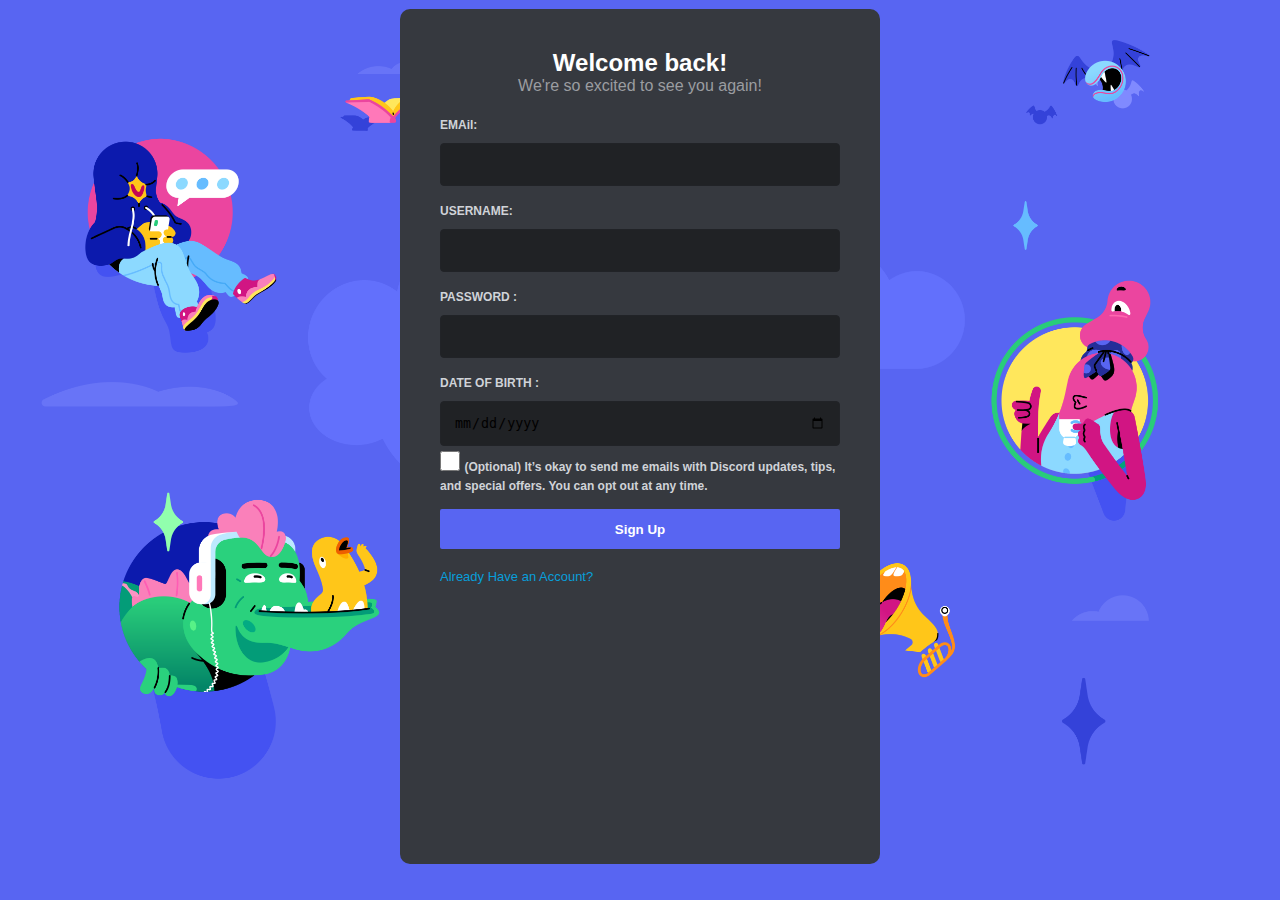
<file: signup.html>
<!DOCTYPE html>
<html lang="en">
<head>
    <meta charset="UTF-8">
    <meta http-equiv="X-UA-Compatible" content="IE=edge">
    <meta name="viewport" content="width=device-width, initial-scale=1.0">
    <title>Discord</title>
    <link rel="shortcut icon" href="Img/discord-logo-1-1.png" type="image/x-icon">
    <link rel="stylesheet" href="CSS/login.css">
    <link rel="stylesheet" href="CSS/signup.css">
</head>
<body>
    <div class="sq">
        <div class="containt">
            <div class="gr">
        <div class="head">
            <h2>Welcome back! </h2>
            <p>We're so excited to see you again! </p>
        </div>
        <form action="index.html" name="login_form" onsubmit="return login()" method="post">
            <div><label for="erp" >EMAil:</label></div>
            <input type="text" name="erp" id="erp" required><br>
            <div><label for="us" >USERNAME:</label></div>
            <input type="text" name="us" id="us" required><br>
            <div><label for="pass">PASSWORD :</label></div>
            <input type="password" name="pass" id="pass" required><br>
            <div><label for="pass">DATE OF BIRTH :</label></div>
            <input type="date" name="pass" id="pass" required><br>
            <input type="checkbox" name="check" required style="display: inline-block; background-color: rgb(54, 57, 63); width: 20px; height: 20px;">
            <label>(Optional) It’s okay to send me emails with Discord updates, tips, and special offers. You can opt out at any time.</label><br>
            <button>Sign Up </button>
        </form>
        <p><a href="login.html">Already Have an Account?</a></p>
</div></div>
    </div>
</body>
<!-- <script>
    function login(){
        var user=["Mohamed" , "Ahmed", "Mostafa","Ali", "Yousef" ];
        var pas=[ "18112002" , "123456789", "11223344", "55667788"," 99001122"];
        var name=document.forms["login_form"]["erp"].value;
        var pa=document.forms["login_form"]["pass"].value;
        for (var i = 0; i < user.length; i++) {
            if((name == user[i]) && (pa==pas[i])){
                return true;
            }else
                if((name == "") || (pa == "")){
                    alert("Please Full Your Data");
                    return false;
                }else{
                    alert("wrong Password");
                    return false;
                }
            }
        }
</script> -->
</html>
</file>
<file: CSS/login.css>
*{
    box-sizing: border-box;
    margin: 0;
    padding: 0;
}
body{
    background-image: url(../Img/bzrermc11fy61.webp);
    background-size: cover;
    font-family: sans-serif;
}
.sq{    
    height: 97vh;
    width: 100%;
    display: flex;
    justify-content: center;
    align-items: center;

}
.containt{
    width: 49rem;
    background-color: rgb(54, 57, 63);
    padding: 20px;
    border-radius: 10px;
    box-shadow: #202225;
}
.gr{
    padding: 20px;
    display: grid;
    grid-template-areas: 'a c' 'b c';
    align-items: center;
    justify-items: stretch;
    justify-content: space-between;
}
.head{
    grid-area: a;
    display: flex;
    flex-wrap: wrap;
    justify-content: center;
    align-items: center;

}
.head h2{
    width: 100%;
    text-align: center;
    color: white;
}
.head p{
    color: #9b9da1;
}
form{
    grid-area: b;
    margin: 20px 0;
}
form label {
    color: #d0d3d8;
    margin: 20px 0;
    font-weight: bold;
    font-size: 12px;
}
form div{
    margin: 10px 0;
}
form input{
    width: 100%;
    border-radius: 4px ;
    background-color: #202225;
    border: 1px solid #212327;
    padding: 13px;
outline: none;
margin-bottom: 5px;
    
}
form input:focus{
    color: white;
    font-size: 15px;
}
form button{
    margin-top: 15px;
    background-color:  hsl(235, 85.6%, 64.7%);
    color: white;
    font-weight: bold;
    width: 100%;
    height: 40px;
    border: none;
    border-radius: 2px;

}
form a{
    color: #089eda;
    text-decoration: none;
    font-size: 13px;

}
form a:hover{
    text-decoration: underline;
}
form+p{
    color: rgb(120, 123, 128);
    font-size: 13px;
}
form+p a{
    color: #089eda;
    text-decoration: none;
}
form+p a:hover{
    text-decoration: underline;
}
.qr{
    grid-area: c;
    width: 15rem;
}
form button:hover{
    background-color: black;
}
</file>
<file: CSS/signup.css>
.gr{
    display: block;
    grid-template-areas: none;
    grid-template-columns: 100%;
    grid-template-rows: 100%;
}
.head{
    grid-area: none;
}
.sq{

}
.containt{
    width: 30rem;
        height: 95vh;
}
.check:focus{
    background-color: rgb(54, 57, 63);
}
</file>
